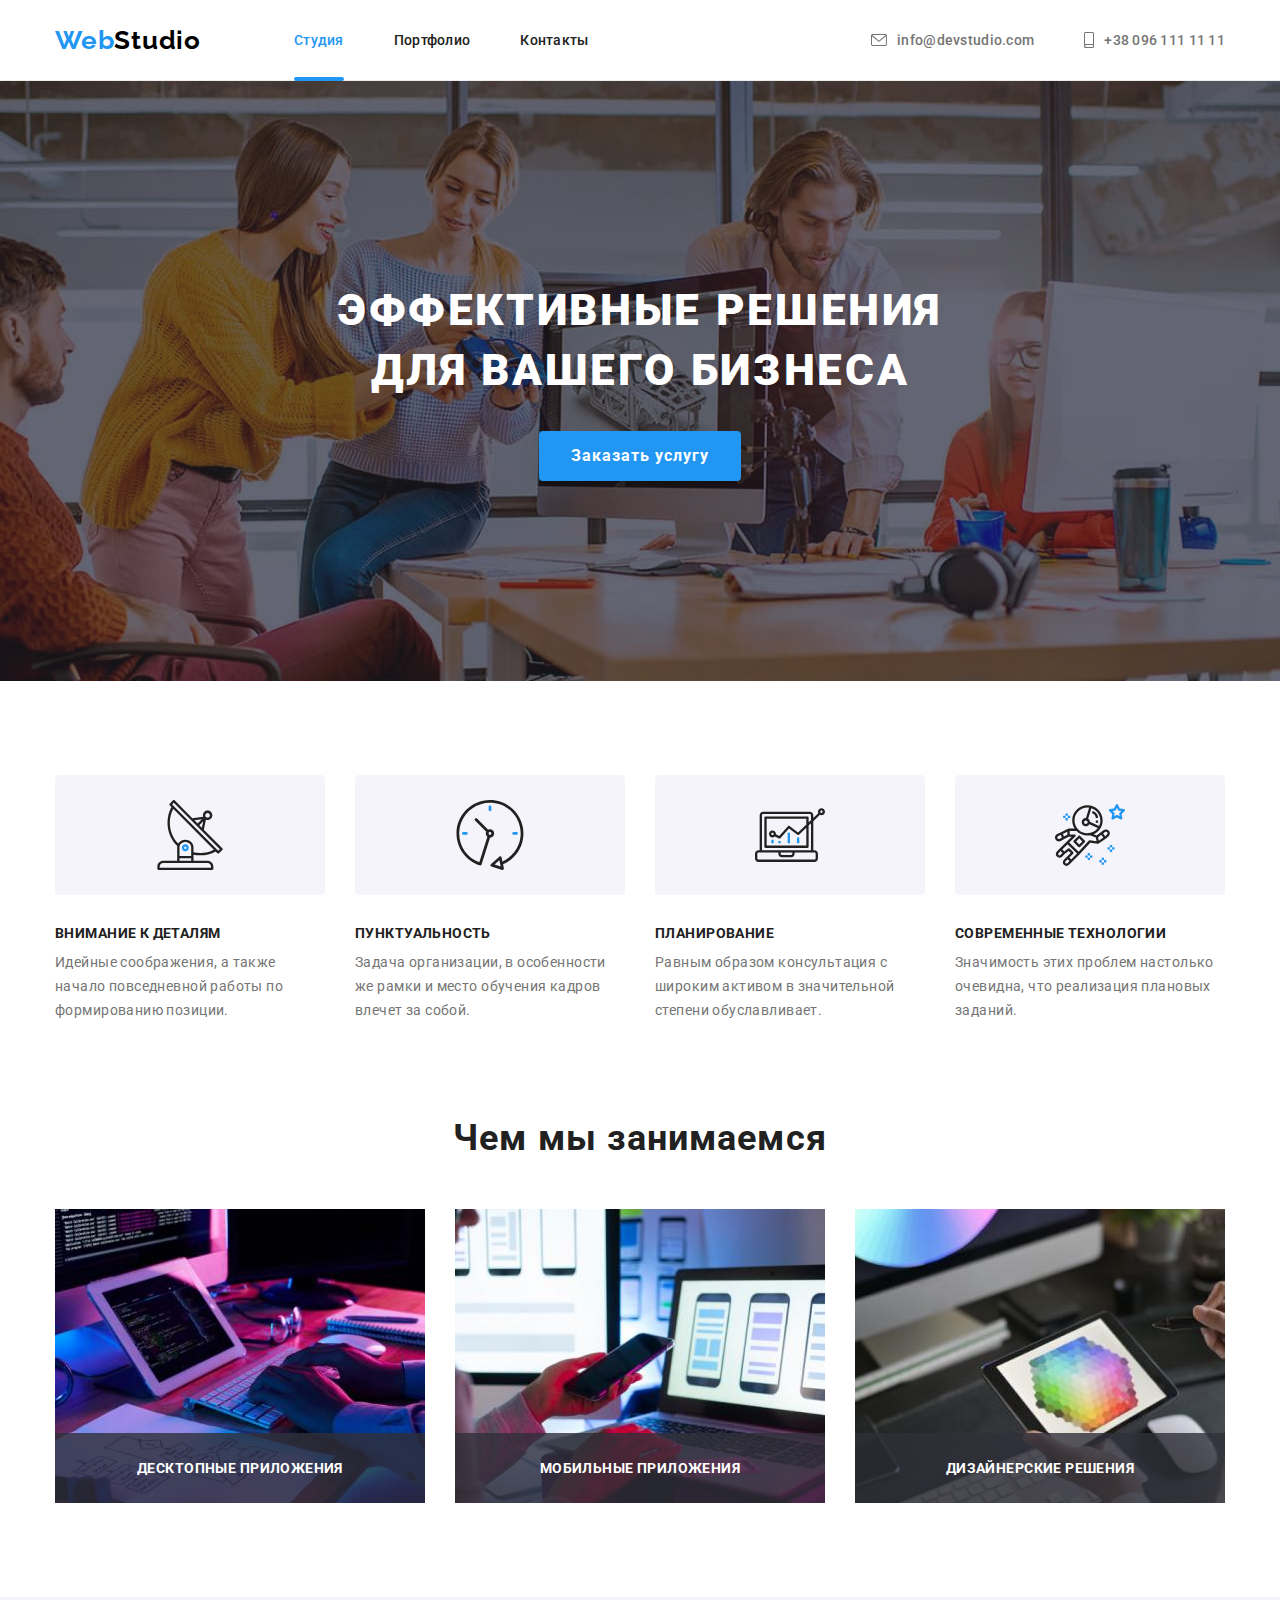
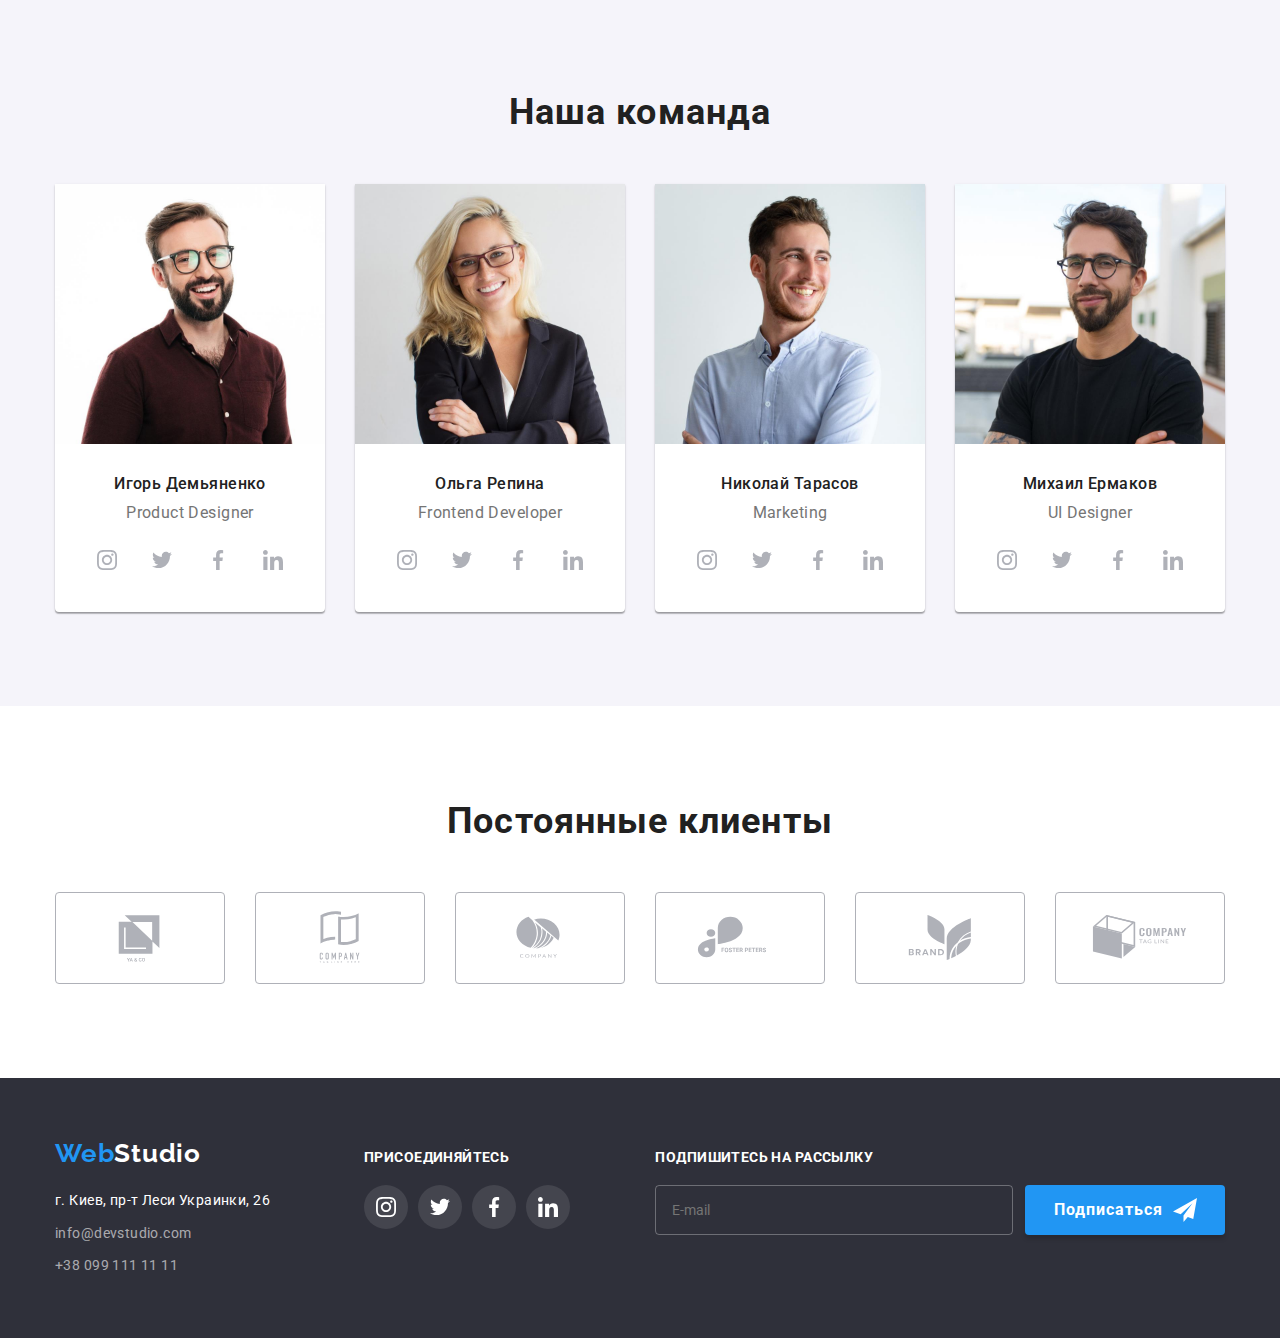
<file: index.html>
<!DOCTYPE html>
<html lang="ru">
    <head>
    <meta charset="UTF-8">
    <meta http-equiv="X-UA-Compatible" content="IE=edge">
    <meta name="viewport" content="width=device-width, initial-scale=1.0">
    <title>Document</title>
    <link rel="shortcut icon" href="favicon.ico" type="image/x-icon">
    <link rel="preconnect" href="https://fonts.gstatic.com">
    <link href="https://fonts.googleapis.com/css2?family=Raleway:wght@700&family=Roboto:wght@400;500;700;900&display=swap"
        rel="stylesheet">
    <link rel="stylesheet" href="https://cdnjs.cloudflare.com/ajax/libs/modern-normalize/1.0.0/modern-normalize.min.css">
    <link rel="stylesheet" href="./css/styles.css">
    </head>
    <body> 
        <!-- HEADER -->
        <header class="header">
            <div class="container main-nav">
                <a lang="en" href="./index.html" class="logo">Web<span class="logo-part-header">Studio</span></a>
                <nav class="nav-part">
                    <ul class="site-nav list">
                        <li class="item"><a href="./index.html" class="link current">Студия</a></li>
                        <li class="item"><a href="./portfolio.html" class="link">Портфолио</a></li>
                        <li class="item"><a href="" class="link">Контакты</a></li>                                             
                    </ul>
                </nav>
                <ul class="contacts list">
                    <li class="item"><a href="mailto:info@devstudio.com" class="header-contact link"><svg class="nav-icon envelope-icon" width="16" height="12">
                        <use href="./images/icons.svg#icon-envelope"></use>
                    </svg>info@devstudio.com</a></li>
                    <li class="item"><a href="tel:+380961111111" class="header-contact link"><svg class="nav-icon smartphone-icon" width="10" height="16">
                        <use href="./images/icons.svg#icon-smartphone"></use>
                    </svg>+38 096 111 11 11</a></li>
                </ul>
            </div>
        </header>
        <!-- ‡ HEADER -->
    <main>
        <!-- HERO -->
        <section class="hero">
            <div class="container">
                <h1 class="hero-title">Эффективные решения для вашего бизнеса</h1>
                <button type="button" class="button-hero" data-modal-open>Заказать услугу</button>
            </div>
            <div class="backdrop is-hidden" data-modal>
                <div class="modal">
                    <button class="hero-modal-close" data-modal-close>
                        <svg class="close-icon" width="11" height="11">
                            <use href="./images/icons.svg#icon-close"></use>
                        </svg></button>
                        <form class="form call-back" name="call-back" autocomplete="on">
                            <div role="group">
                                    <b class="form-title">Оставьте свои данные, мы вам перезвоним</b>
                                    <div class="form-field">
                                        <label for="name" class="form-label">Имя</label>
                                        <input class="form-input" type="text" name="name" id="name" required>
                                        <svg class="form-field-icon" width="18" height="18">
                                            <use href="./images/icons.svg#icon-person-black" ></use>
                                        </svg>
                                    </div>
                                    <div class="form-field">
                                        <label for="phone" class="form-label">Телефон</label>
                                        <input class="form-input" type="tel" name="phone" id="phone" required>
                                        <svg class="form-field-icon" width="18" height="18">
                                            <use href="./images/icons.svg#icon-phone-black"></use>
                                        </svg>
                                    </div>
                                    <div class="form-field">
                                        <label for="mail" class="form-label">Почта</label>
                                        <input class="form-input" type="email" name="mail" id="mail" required>
                                        <svg class="form-field-icon" width="18" height="18">
                                            <use href="./images/icons.svg#icon-email-black"></use>
                                        </svg>
                                    </div>
                                    <div class="form-field">
                                        <label for="comment" class="form-label">Комментарий</label>
                                        <textarea class="textarea" name="comment" placeholder="Введите текст" id="comment"></textarea>
                                    </div>
                                    <label class="form-checkbox">
                                        <input type="checkbox" class="checkbox" name="conditions" value="conditions" required>
                                            <svg class="form-checkbox-icon" width="18" height="18">
                                                <use href="./images/icons.svg#icon-check"></use>
                                            </svg>
                                        Соглашаюсь с рассылкой и принимаю&#160;
                                        <a class="form-link" href="#">Условия договора</a> 
                                    </label>
                                    <button class="send-button" type="submit">Отправить</button>
                            </div>
                        </form>
                </div>
            </div>
        </section>
        <!-- ‡ HERO -->
        <!-- FEATURES -->
        <section class="section">
           <div class="container">
                <h2 class="section-title visually-hidden">Особенности</h2>
                <ul class="feature list">
                    <li class="item">
                        <div class="feature-icon">
                            <svg class="icon" width="70" height="70">
                                <use href="./images/icons.svg#icon-antenna"></use>
                            </svg>
                        </div>
                        <h3 class="title">Внимание к деталям</h3>
                        <p class="description">Идейные соображения, а также начало повседневной работы по формированию позиции.</p>
                    </li>
                    <li class="item">
                        <div class="feature-icon">
                            <svg class="icon" width="70" height="70">
                                <use href="./images/icons.svg#icon-clock"></use>
                            </svg>
                        </div>
                        <h3 class="title">Пунктуальность</h3>
                        <p class="description">Задача организации, в особенности же рамки и место обучения кадров влечет за собой.</p>
                    </li>
                    <li class="item">
                        <div class="feature-icon">
                            <svg class="icon" width="70" height="70">
                                <use href="./images/icons.svg#icon-diagram"></use>
                            </svg>
                        </div>
                        <h3 class="title">Планирование</h3>
                        <p class="description">Равным образом консультация с широким активом в значительной степени обуславливает.</p>
                    </li>
                    <li class="item">
                        <div class="feature-icon">
                            <svg class="icon" width="70" height="70">
                                <use href="./images/icons.svg#icon-astronaut"></use>
                            </svg>
                        </div>
                        <h3 class="title">Современные технологии</h3>
                        <p class="description">Значимость этих проблем настолько очевидна, что реализация плановых заданий.</p>
                    </li>
                </ul>
           </div>
        </section>
        <!-- ‡ FEATURES -->
        <!-- EXAMPLE OF WORK -->
        <section class="section examples">
           <div class="container">
                <h2 class="section-title">Чем мы занимаемся</h2>
                <ul class="example list">
                    <li class="item"><img src="./images/box-1.jpg" alt="coding" width="370" height="294">
                    <p class="example-description">Десктопные приложения</p></li>
                    <li class="item"><img src="./images/box-2.jpg" alt="mobile optimization" width="370" height="294">
                    <p class="example-description">Мобильные приложения</p></li>
                    <li class="item"><img src="./images/box-3.jpg" alt="design" width="370" height="294">
                    <p class="example-description">Дизайнерские решения</p></li>
                </ul>
           </div>
        </section>
        <!-- ‡ EXAMPLE OF WORK -->
        <!-- TEAM -->
        <section class="section team">
            <div class="container">
                <h2 class="section-title">Наша команда</h2>
                <ul class="our-team list">
                    <li class="item">
                        <img class="img" src="./images/img-team-member-1.jpg" alt="brown-haired man with glasses" width="270" height="260">
                        <div class="team-info">
                            <h3 class="title">Игорь Демьяненко</h3>
                            <p lang="en" class="profession">Product Designer</p>
                            <ul class="team-social-links list">
                                <li class="social-link">
                                    <a class="icon-team-item link" href="">
                                        <svg class="social-icon" width="20" height="20">
                                            <use href="./images/icons.svg#icon-instagram"></use>
                                        </svg>
                                    </a>
                                </li>
                                <li class="social-link">
                                    <a class="icon-team-item link" href="">
                                        <svg class="social-icon" width="20" height="20">
                                            <use href="./images/icons.svg#icon-twitter"></use>
                                        </svg>
                                    </a>
                                </li>
                                <li class="social-link">
                                    <a class="icon-team-item link" href="">
                                        <svg class="social-icon" width="20" height="20">
                                            <use href="./images/icons.svg#icon-facebook"></use>
                                        </svg>
                                    </a>
                                </li>
                                <li class="social-link">
                                    <a class="icon-team-item link" href="">
                                        <svg class="social-icon" width="20" height="20">
                                            <use href="./images/icons.svg#icon-linkedin"></use>
                                        </svg>
                                    </a>
                                </li>
                            </ul>
                        </div>
                    </li>
                    <li class="item">
                        <img class="img" src="./images/img-team-member-2.jpg" alt="blonde woman with glasses" width="270" height="260">
                        <div class="team-info">
                            <h3 class="title">Ольга Репина</h3>
                            <p lang="en" class="profession">Frontend Developer</p>
                            <ul class="team-social-links list">
                                <li class="social-link">
                                    <a class="icon-team-item link" href="">
                                        <svg class="social-icon" width="20" height="20">
                                            <use href="./images/icons.svg#icon-instagram"></use>
                                        </svg>
                                    </a>
                                </li>
                                <li class="social-link">
                                    <a class="icon-team-item link" href="">
                                        <svg class="social-icon" width="20" height="20">
                                            <use href="./images/icons.svg#icon-twitter"></use>
                                        </svg>
                                    </a>
                                </li>
                                <li class="social-link">
                                    <a class="icon-team-item link" href="">
                                        <svg class="social-icon" width="20" height="20">
                                            <use href="./images/icons.svg#icon-facebook"></use>
                                        </svg>
                                    </a>
                                </li>
                                <li class="social-link">
                                    <a class="icon-team-item link" href="">
                                        <svg class="social-icon" width="20" height="20">
                                            <use href="./images/icons.svg#icon-linkedin"></use>
                                        </svg>
                                    </a>
                                </li>
                            </ul>
                        </div>
                    </li>
                    <li class="item">
                        <img class="img" src="./images/img-team-member-3.jpg" alt="brunette man" width="270" height="260">
                       <div class="team-info">
                            <h3 class="title">Николай Тарасов</h3>
                            <p lang="en" class="profession">Marketing</p>
                            <ul class="team-social-links list">
                                <li class="social-link">
                                    <a class="icon-team-item link" href="">
                                        <svg class="social-icon" width="20" height="20">
                                            <use href="./images/icons.svg#icon-instagram"></use>
                                        </svg>
                                    </a>
                                </li>
                                <li class="social-link">
                                    <a class="icon-team-item link" href="">
                                        <svg class="social-icon" width="20" height="20">
                                            <use href="./images/icons.svg#icon-twitter"></use>
                                        </svg>
                                    </a>
                                </li>
                                <li class="social-link">
                                    <a class="icon-team-item link" href="">
                                        <svg class="social-icon" width="20" height="20">
                                            <use href="./images/icons.svg#icon-facebook"></use>
                                        </svg>
                                    </a>
                                </li>
                                <li class="social-link">
                                    <a class="icon-team-item link" href="">
                                        <svg class="social-icon" width="20" height="20">
                                            <use href="./images/icons.svg#icon-linkedin"></use>
                                        </svg>
                                    </a>
                                </li>
                            </ul>
                       </div>
                    </li>
                    <li class="item">
                        <img class="img" src="./images/img-team-member-4.jpg" alt="brunette man with glasses" width="270" height="260">
                        <div class="team-info">
                            <h3 class="title">Михаил Ермаков</h3>
                            <p lang="en" class="profession">UI Designer</p>
                            <ul class="team-social-links list">
                                <li class="social-link">
                                    <a class="icon-team-item link" href="">
                                        <svg class="social-icon" width="20" height="20">
                                            <use href="./images/icons.svg#icon-instagram"></use>
                                        </svg>
                                    </a>
                                </li>
                                <li class="social-link">
                                    <a class="icon-team-item link" href="">
                                        <svg class="social-icon" width="20" height="20">
                                            <use href="./images/icons.svg#icon-twitter"></use>
                                        </svg>
                                    </a>
                                </li>
                                <li class="social-link">
                                    <a class="icon-team-item link" href="">
                                        <svg class="social-icon" width="20" height="20">
                                            <use href="./images/icons.svg#icon-facebook"></use>
                                        </svg>
                                    </a>
                                </li>
                                <li class="social-link">
                                    <a class="icon-team-item link" href="">
                                        <svg class="social-icon" width="20" height="20">
                                            <use href="./images/icons.svg#icon-linkedin"></use>
                                        </svg>
                                    </a>
                                </li>
                            </ul>
                        </div>
                    </li>
                </ul>
            </div>
        </section>
        <!-- ‡ TEAM -->
        <!-- REGULAR CLIENTS -->
        <section class="section">
            <div class="container">
                <h2 class="section-title">Постоянные клиенты</h2>
                <ul class="client-list list">
                    <li class="client-item">
                        <a class="client-link" href="">
                            <svg class="client-icon" width="106" height="60">
                                <use href="./images/icons.svg#icon-client1"></use>
                            </svg>
                        </a>
                    </li>
                    <li class="client-item">
                        <a class="client-link" href="">
                            <svg class="client-icon" width="106" height="60">
                                <use href="./images/icons.svg#icon-client2"></use>
                            </svg>
                        </a>
                    </li>
                    <li class="client-item">
                        <a class="client-link" href="">
                            <svg class="client-icon" width="106" height="60">
                                <use href="./images/icons.svg#icon-client3"></use>
                            </svg>
                        </a>
                    </li>
                    <li class="client-item">
                        <a class="client-link" href="">
                            <svg class="client-icon" width="106" height="60">
                                <use href="./images/icons.svg#icon-client4"></use>
                            </svg>
                        </a>
                    </li>
                    <li class="client-item">
                        <a class="client-link" href="">
                            <svg class="client-icon" width="106" height="60">
                                <use href="./images/icons.svg#icon-client5"></use>
                            </svg>
                        </a>
                    </li>
                    <li class="client-item">
                        <a class="client-link" href="">
                            <svg class="client-icon" width="106" height="60">
                                <use href="./images/icons.svg#icon-client6"></use>
                            </svg>
                        </a>
                    </li>
                </ul>
            </div>
        </section>
        <!-- ‡ REGULAR CLIENTS -->
    </main>
        <!-- FOOTER -->
        <footer class="footer">
           <div class="container footer-elements">
                <div class="footer-contact">
                    <a lang="en" href="./index.html" class="logo">Web<span class="logo-part-footer">Studio</span></a>
                    <address class="address">г. Киев, пр-т Леси Украинки, 26</address>
                    <ul class="contacts lower list">
                        <li class="item"><a href="mailto:info@devstudio.com" class="link-footer">info@devstudio.com</a></li>
                        <li class="item"><a href="tel:+380991111111" class="link-footer">+38 099 111 11 11</a></li>
                    </ul>
                </div>
                <div class="footer-social-contact">
                    <b class="welcome-text">присоединяйтесь</b>
                    <ul class="icon-footer-list list">
                        <li class="icon-footer-item">
                            <a class="icon-footer-link link" href="">
                                <svg class="social-footer-icon" width="20" height="20">
                                    <use href="./images/icons.svg#icon-instagram"></use>
                                </svg>
                            </a>
                        </li>
                        <li class="icon-footer-item">
                            <a class="icon-footer-link link" href="">
                                <svg class="social-footer-icon" width="20" height="20">
                                    <use href="./images/icons.svg#icon-twitter"></use>
                                </svg>
                            </a>
                        </li>
                        <li class="icon-footer-item">
                            <a class="icon-footer-link link" href="">
                                <svg class="social-footer-icon" width="20" height="20">
                                    <use href="./images/icons.svg#icon-facebook"></use>
                                </svg>
                            </a>
                        </li>
                        <li class="icon-footer-item">
                            <a class="icon-footer-link link" href="">
                                <svg class="social-footer-icon" width="20" height="20">
                                    <use href="./images/icons.svg#icon-linkedin"></use>
                                </svg>
                            </a>
                        </li>
                    </ul>
                </div>
                <div class="footer-form">
                    <b class="welcome-text">Подпишитесь на рассылку</b>
                    <form name="subscribe">
                        <div class="form-data">
                            <input type="email" name="email" placeholder="E-mail" required class="subscribe-field">
                            <button class="subscribe-button" type="submit">Подписаться
                                <svg class="subscribe-icon" width="24" height="24">
                                    <use href="./images/icons.svg#icon-send"></use>
                                </svg>
                            </button>
                        </div>                        
                    </form>
                </div>
           </div>
        </footer>
        <script src="./js/modal.js"></script>
        <!-- ‡ FOOTER -->
    </body>
</html>
</file>
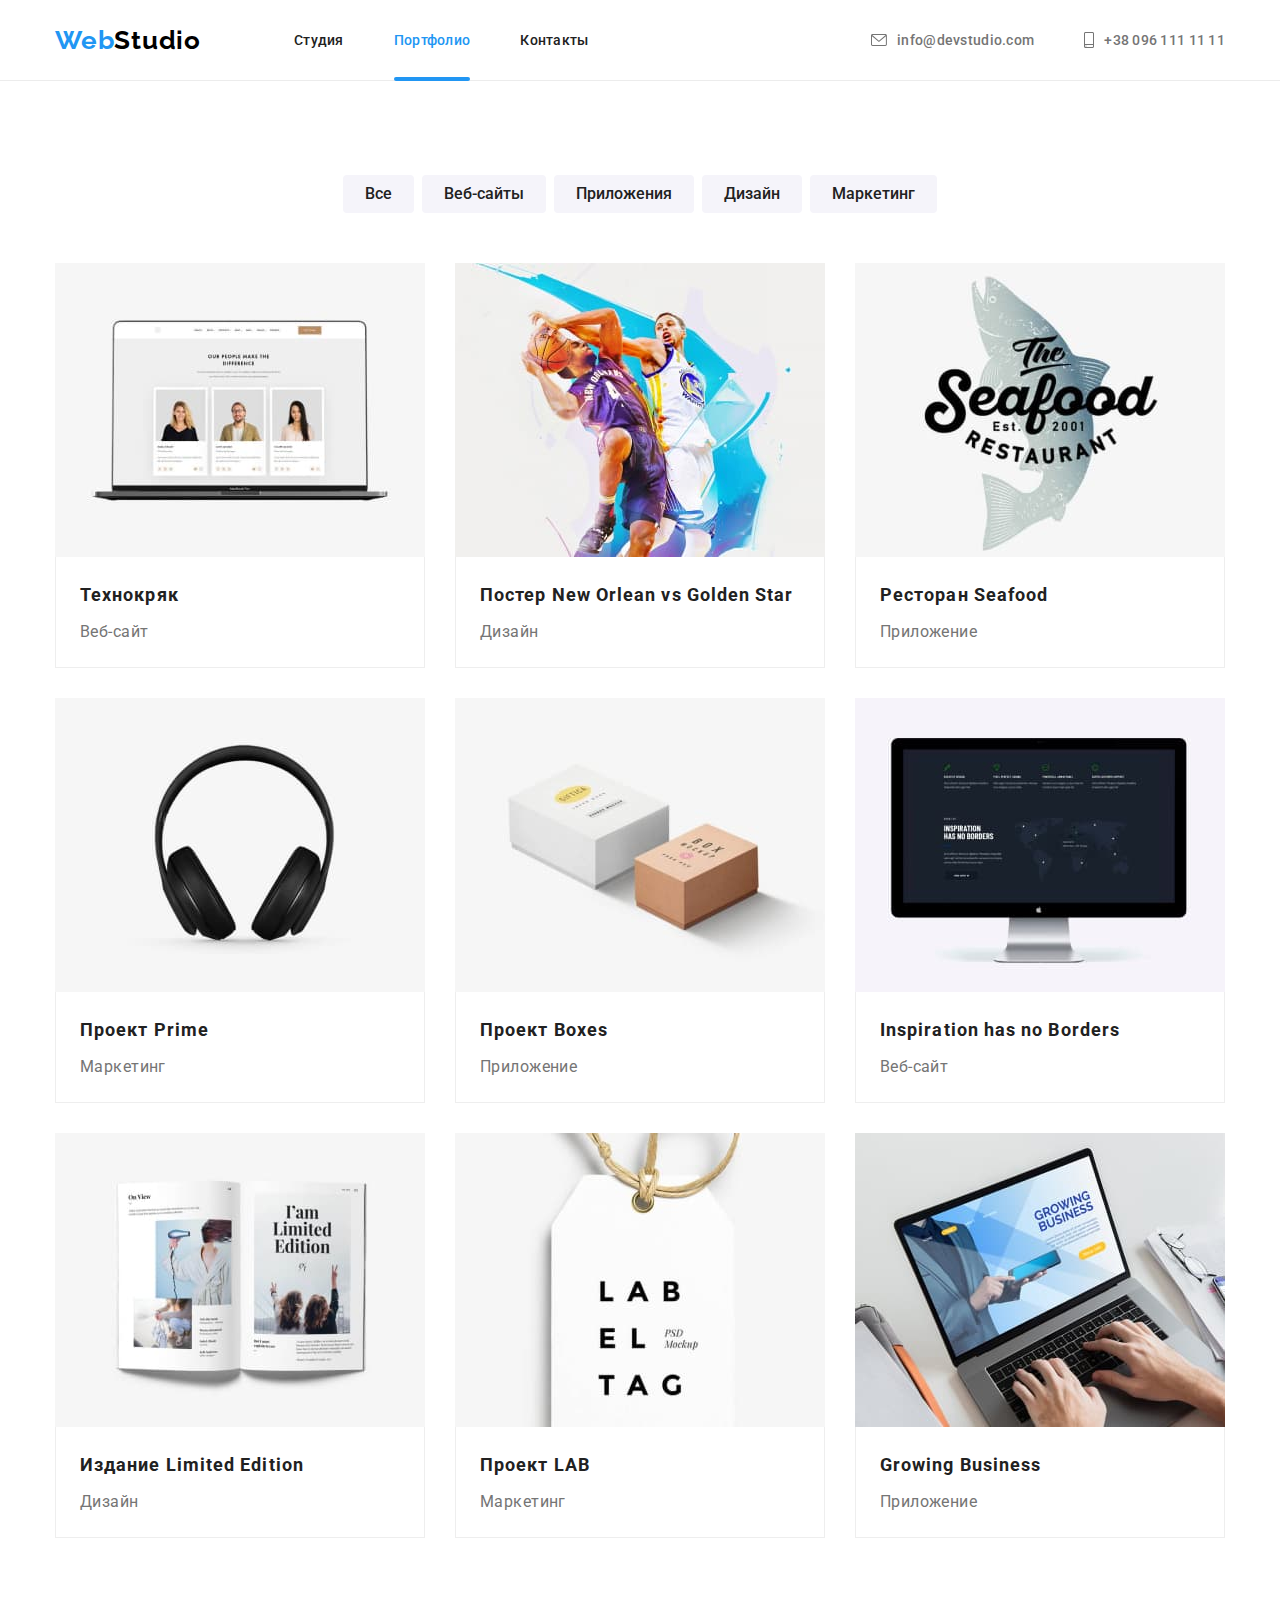
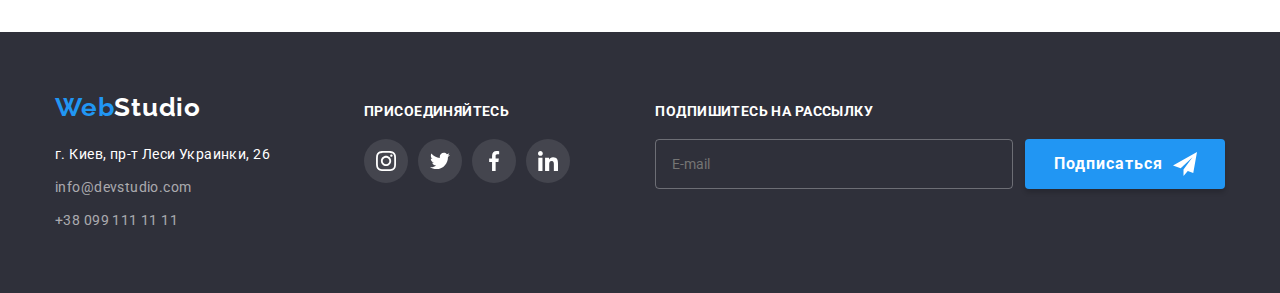
<file: portfolio.html>
<!DOCTYPE html>
<html lang="ru">

<head>
    <meta charset="UTF-8">
    <meta http-equiv="X-UA-Compatible" content="IE=edge">
    <meta name="viewport" content="width=device-width, initial-scale=1.0">
    <title>Document</title>
    <link rel="shortcut icon" href="favicon.ico" type="image/x-icon">
    <link rel="preconnect" href="https://fonts.gstatic.com">
    <link href="https://fonts.googleapis.com/css2?family=Raleway:wght@700&family=Roboto:wght@400;500;700;900&display=swap"
        rel="stylesheet">
    <link rel="stylesheet" href="https://cdnjs.cloudflare.com/ajax/libs/modern-normalize/1.0.0/modern-normalize.min.css">
    <link rel="stylesheet" href="./css/styles.css">
    </head>
    <body class="page">
        <!-- Site header -->
        <header class="header">
            <div class="container main-nav">
                <a lang="en" href="./index.html" class="logo">Web<span class="logo-part-header">Studio</span></a>
                <nav class="nav-part">
                    <ul class="site-nav list">
                        <li class="item"><a href="./index.html" class="link">Студия</a></li>
                        <li class="item"><a href="./portfolio.html" class="link current">Портфолио</a></li>
                        <li class="item"><a href="" class="link">Контакты</a></li>
                    </ul>
                </nav>
                <ul class="contacts list">
                    <li class="item"><a href="mailto:info@devstudio.com" class="header-contact link"><svg
                                class="nav-icon envelope-icon" width="16" height="12">
                                <use href="./images/icons.svg#icon-envelope"></use>
                            </svg>info@devstudio.com</a></li>
                    <li class="item"><a href="tel:+380961111111" class="header-contact link"><svg
                                class="nav-icon smartphone-icon" width="10" height="16">
                                <use href="./images/icons.svg#icon-smartphone"></use>
                            </svg>+38 096 111 11 11</a></li>
                </ul>
            </div>
        </header>
        <main>
            <section class="section">
                <div class="container">
                    <h1 class="section-title visually-hidden">Портфоліо</h1>
                    <ul class="buttons list">
                        <li class="item"><button type="button" class="button">Все</button></li>
                        <li class="item"><button type="button" class="button">Веб-сайты</button></li>
                        <li class="item"><button type="button" class="button">Приложения</button></li>
                        <li class="item"><button type="button" class="button">Дизайн</button></li>
                        <li class="item"><button type="button" class="button">Маркетинг</button></li>
                    </ul>
                    <ul class="portfolio list">
                        <li class="item">
                            <a href="" class="link">
                                <div class="portfolio-card">
                                    <img src="./images/work-1.jpg" alt="laptop with three photos on the screen" width="370" height="294">
                                    <p class="portfolio-about">Lorem ipsum dolor sit amet consectetur adipisicing elit. Inventore fugiat nisi ipsam! Rerum amet expedita ab voluptas, deleniti rem sed dolore voluptatibus facilis doloremque similique ipsam architecto sint atque mollitia!
                                    Impedit dicta, ullam alias et optio maiores soluta dolorum! Ex consectetur rerum accusantium sapiente, sint, labore ratione doloribus rem quasi hic harum voluptates fuga odio eveniet? Qui saepe officia tempora.
                                    </p>
                                </div>
                                <div class="description">
                                    <h2 class="title">Технокряк</h2>
                                    <p class="work-type">Веб-сайт</p>
                                </div>
                            </a>
                        </li>
                        <li class="item">
                            <a href="" class="link">
                                <div class="portfolio-card">
                                    <img src="./images/work-2.jpg" alt="two basketball players" width="370" height="294">
                                    <p class="portfolio-about">Lorem ipsum dolor sit amet consectetur adipisicing elit. Inventore fugiat nisi ipsam! Rerum amet expedita ab voluptas, deleniti rem sed dolore voluptatibus facilis doloremque similique ipsam architecto sint atque mollitia!
                                    Impedit dicta, ullam alias et optio maiores soluta dolorum! Ex consectetur rerum accusantium sapiente, sint, labore ratione doloribus rem quasi hic harum voluptates fuga odio eveniet? Qui saepe officia tempora.
                                    </p>
                                </div>
                                <div class="description">
                                    <h2 class="title">Постер <span lang="en">New Orlean vs Golden Star</span></h2>
                                    <p class="work-type">Дизайн</p>
                                </div>
                            </a>
                        </li>
                        <li class="item">
                            <a href="" class="link">
                                <div class="portfolio-card">
                                    <img src="./images/work-3.jpg" alt="fish with the inscription seafood restaurant" width="370" height="294">
                                    <p class="portfolio-about">Lorem ipsum dolor sit amet consectetur adipisicing elit. Inventore fugiat nisi ipsam! Rerum amet expedita ab voluptas, deleniti rem sed dolore voluptatibus facilis doloremque similique ipsam architecto sint atque mollitia!
                                    Impedit dicta, ullam alias et optio maiores soluta dolorum! Ex consectetur rerum accusantium sapiente, sint, labore ratione doloribus rem quasi hic harum voluptates fuga odio eveniet? Qui saepe officia tempora.
                                    </p>
                                </div>
                                <div class="description">
                                    <h2 class="title">Ресторан <span lang="en">Seafood</span></h2>
                                    <p class="work-type">Приложение</p>
                                </div>
                            </a>
                        </li>
                        <li class="item">
                            <a href="" class="link">
                                <div class="portfolio-card">
                                    <img src="./images/work-4.jpg" alt="black big headphones" width="370" height="294">
                                    <p class="portfolio-about">Lorem ipsum dolor sit amet consectetur adipisicing elit. Inventore fugiat nisi ipsam! Rerum amet expedita ab voluptas, deleniti rem sed dolore voluptatibus facilis doloremque similique ipsam architecto sint atque mollitia!
                                    Impedit dicta, ullam alias et optio maiores soluta dolorum! Ex consectetur rerum accusantium sapiente, sint, labore ratione doloribus rem quasi hic harum voluptates fuga odio eveniet? Qui saepe officia tempora.
                                    </p>
                                </div>
                                <div class="description">
                                    <h2 class="title">Проект <span lang="en">Prime</span></h2>
                                    <p class="work-type">Маркетинг</p>
                                </div>
                            </a>
                        </li>
                        <li class="item">
                            <a href="" class="link">
                                <div class="portfolio-card">
                                    <img src="./images/work-5.jpg" alt="two boxes, one white and one orange" width="370" height="294">
                                    <p class="portfolio-about">Lorem ipsum dolor sit amet consectetur adipisicing elit. Inventore fugiat nisi ipsam! Rerum amet expedita ab voluptas, deleniti rem sed dolore voluptatibus facilis doloremque similique ipsam architecto sint atque mollitia!
                                    Impedit dicta, ullam alias et optio maiores soluta dolorum! Ex consectetur rerum accusantium sapiente, sint, labore ratione doloribus rem quasi hic harum voluptates fuga odio eveniet? Qui saepe officia tempora.
                                    </p>
                                </div>
                                <div class="description">
                                    <h2 class="title">Проект <span lang="en">Boxes</span></h2>
                                    <p class="work-type">Приложение</p>
                                </div>
                            </a>
                        </li>
                        <li class="item">
                            <a href="" class="link">
                                <div class="portfolio-card">
                                    <img src="./images/work-6.jpg" alt="monoblock apple with a dark image on the screen" width="370" height="294">
                                    <p class="portfolio-about">Lorem ipsum dolor sit amet consectetur adipisicing elit. Inventore fugiat nisi ipsam! Rerum amet expedita ab voluptas, deleniti rem sed dolore voluptatibus facilis doloremque similique ipsam architecto sint atque mollitia!
                                    Impedit dicta, ullam alias et optio maiores soluta dolorum! Ex consectetur rerum accusantium sapiente, sint, labore ratione doloribus rem quasi hic harum voluptates fuga odio eveniet? Qui saepe officia tempora.
                                    </p>
                                </div>
                                <div class="description">
                                    <h2 lang="en" class="title">Inspiration has no Borders</h2>
                                    <p class="work-type">Веб-сайт</p>
                                </div>
                            </a>
                        </li>
                        <li class="item">
                            <a href="" class="link">
                                <div class="portfolio-card">
                                    <img src="./images/work-7.jpg" alt="open booklet with the inscription I'm Limited Edition" width="370" height="294">
                                    <p class="portfolio-about">Lorem ipsum dolor sit amet consectetur adipisicing elit. Inventore fugiat nisi ipsam! Rerum amet expedita ab voluptas, deleniti rem sed dolore voluptatibus facilis doloremque similique ipsam architecto sint atque mollitia!
                                    Impedit dicta, ullam alias et optio maiores soluta dolorum! Ex consectetur rerum accusantium sapiente, sint, labore ratione doloribus rem quasi hic harum voluptates fuga odio eveniet? Qui saepe officia tempora.
                                    </p>
                                </div>
                                <div class="description">
                                    <h2 class="title">Издание <span lang="en">Limited Edition</span></h2>
                                    <p class="work-type">Дизайн</p>
                                </div>
                            </a>
                        </li>
                        <li class="item">
                            <a href="" class="link">
                                <div class="portfolio-card">
                                    <img src="./images/work-8.jpg" alt="white tag with the inscription Lab El Tag" width="370" height="294">
                                    <p class="portfolio-about">Lorem ipsum dolor sit amet consectetur adipisicing elit. Inventore fugiat nisi ipsam! Rerum amet expedita ab voluptas, deleniti rem sed dolore voluptatibus facilis doloremque similique ipsam architecto sint atque mollitia!
                                    Impedit dicta, ullam alias et optio maiores soluta dolorum! Ex consectetur rerum accusantium sapiente, sint, labore ratione doloribus rem quasi hic harum voluptates fuga odio eveniet? Qui saepe officia tempora.
                                    </p>
                                </div>
                                <div class="description">
                                    <h2 class="title">Проект <span lang="en">LAB</span></h2>
                                    <p class="work-type">Маркетинг</p>
                                </div>
                            </a>
                        </li>
                        <li class="item">
                            <a href="" class="link">
                                <div class="portfolio-card">
                                    <img src="./images/work-9.jpg" alt="hands on a gray color laptop" width="370" height="294">
                                    <p class="portfolio-about">Lorem ipsum dolor sit amet consectetur adipisicing elit. Inventore fugiat nisi ipsam! Rerum amet expedita ab voluptas, deleniti rem sed dolore voluptatibus facilis doloremque similique ipsam architecto sint atque mollitia!
                                    Impedit dicta, ullam alias et optio maiores soluta dolorum! Ex consectetur rerum accusantium sapiente, sint, labore ratione doloribus rem quasi hic harum voluptates fuga odio eveniet? Qui saepe officia tempora.
                                    </p>
                                </div>
                                <div class="description">
                                    <h2 lang="en" class="title">Growing Business</h2>
                                    <p class="work-type">Приложение</p>
                                </div>
                            </a>
                        </li>
                    </ul>
                </div>
            </section>
        </main>
        <!-- Footer -->
        <footer class="footer">
            <div class="container footer-elements">
                <div class="footer-contact">
                    <a lang="en" href="./index.html" class="logo">Web<span class="logo-part-footer">Studio</span></a>
                    <address class="address">г. Киев, пр-т Леси Украинки, 26</address>
                    <ul class="contacts lower list">
                        <li class="item"><a href="mailto:info@devstudio.com" class="link-footer">info@devstudio.com</a></li>
                        <li class="item"><a href="tel:+380991111111" class="link-footer">+38 099 111 11 11</a></li>
                    </ul>
                </div>
                <div class="footer-social-contact">
                    <b class="welcome-text">присоединяйтесь</b>
                    <ul class="icon-footer-list list">
                        <li class="icon-footer-item">
                            <a class="icon-footer-link link" href="">
                                <svg class="social-footer-icon" width="20" height="20">
                                    <use href="./images/icons.svg#icon-instagram"></use>
                                </svg>
                            </a>
                        </li>
                        <li class="icon-footer-item">
                            <a class="icon-footer-link link" href="">
                                <svg class="social-footer-icon" width="20" height="20">
                                    <use href="./images/icons.svg#icon-twitter"></use>
                                </svg>
                            </a>
                        </li>
                        <li class="icon-footer-item">
                            <a class="icon-footer-link link" href="">
                                <svg class="social-footer-icon" width="20" height="20">
                                    <use href="./images/icons.svg#icon-facebook"></use>
                                </svg>
                            </a>
                        </li>
                        <li class="icon-footer-item">
                            <a class="icon-footer-link link" href="">
                                <svg class="social-footer-icon" width="20" height="20">
                                    <use href="./images/icons.svg#icon-linkedin"></use>
                                </svg>
                            </a>
                        </li>
                    </ul>
                </div>
                <div class="footer-form">
                    <b class="welcome-text">Подпишитесь на рассылку</b>
                    <form name="subscribe">
                        <div class="form-data">
                            <input type="email" name="email" placeholder="E-mail" required class="subscribe-field">
                            <button class="subscribe-button" type="submit">Подписаться
                                <svg class="subscribe-icon" width="24" height="24">
                                    <use href="./images/icons.svg#icon-send"></use>
                                </svg>
                            </button>
                        </div>
                    </form>
                </div>
            </div>
        </footer>
    </body>
</html>
</file>
<file: css/styles.css>
/* -- VARIABLES -- */
:root {
  --accent-color: #2196f3;
  --card-set-gap: 30px;
  --timing-func: cubic-bezier(0.4, 0, 0.2, 1);
  /* -- VARIABLES  BORDER -- */
  --border-bottom-color: #ececec;
  --icons-border-color: #afb1b8;
  --portfolio-description-border: #eeeeee;
  /* -- ‡ VARIABLES  BORDER -- */
  /* -- VARIABLES  SHADOW -- */
  --shadow-team-card: 0px 1px 3px rgba(0, 0, 0, 0.12),
    0px 1px 1px rgba(0, 0, 0, 0.14), 0px 2px 1px rgba(0, 0, 0, 0.2);
  --shadow-button-accent: 0px 3px 1px rgba(0, 0, 0, 0.1),
    0px 1px 2px rgba(0, 0, 0, 0.08), 0px 2px 2px rgba(0, 0, 0, 0.12);
  --shadow-button: rgba(0, 0, 0, 0.15);
  --shadow-portfolio-item: 0px 1px 1px rgba(0, 0, 0, 0.12),
    0px 4px 4px rgba(0, 0, 0, 0.06), 1px 4px 6px rgba(0, 0, 0, 0.16);
  /* -- ‡ VARIABLES  SHADOW -- */
  /* -- VARIABLES BACKGROUND COLOR -- */
  --primary-background-color: #ffffff;
  --secondary-background-color: #2f303a;
  --third-background-color: #f5f4fa;
  --button-accent-background-color: #188ce8;
  --icons-bacground-footer: rgba(255, 255, 255, 0.1);
  /* -- ‡ VARIABLES BACKGROUND COLOR -- */
  /* -- VARIABLES TEXT COLOR -- */
  --primary-text-color: #757575;
  --title-text-color: #212121;
  --secondary-text-color: #ffffff;
  --contacts-footer-text-color: rgba(255, 255, 255, 0.6);
  --logo-part-header-color: #000000;
  --placeholder-text-color: rgba(117, 117, 117, 0.5);
  /* -- ‡ VARIABLES TEXT COLOR -- */
}
/* -- ‡ VARIABLES -- */
/* -- TEST BORDERS -- */
/* 
h1,
h2,
h3,
p {
  outline: 1px solid yellow;
  background-color: grey;
}
a,
button {
  outline: 1px solid aquamarine;
  background-color: grey;
}
ul {
  outline: 1px solid green;
  background-color: grey;
}
li {
  outline: 1px solid greenyellow;
  background-color: grey;
}
div,
span {
  outline: 1px solid red;
  background-color: grey;
} */
/* -- ‡ TEST BORDERS -- */
/* -- GLOBAL -- */
body {
  background-color: var(--primary-background-color);
  color: var(--primary-text-color);
  font-family: Roboto, sans-serif;
  font-size: 14px;
  line-height: 1.71;
  letter-spacing: 0.03em;
}
h1,
h2,
h3,
h4,
h5,
h6,
p,
button,
ul,
ol,
li {
  margin-top: 0;
  margin-bottom: 0;
}
ul {
  padding-left: 0;
}
a,
b {
  display: block;
}
img {
  display: block;
  max-width: 100%;
  height: auto;
}
svg {
  display: block;
}
.list {
  list-style: none;
}
.link,
.link-footer {
  color: inherit;

  text-decoration: none;
}
.container {
  width: 1200px;
  padding: 0 15px;
  margin: 0 auto;
}
.section {
  padding: 94px 0;
}
.section-title {
  margin-bottom: 50px;

  color: var(--title-text-color);

  font-size: 36px;
  line-height: 1.17;
  letter-spacing: 0.03em;
  text-align: center;
}
.visually-hidden,
.checkbox {
  position: absolute;
  width: 1px;
  height: 1px;
  margin: -1px;
  border: 0;
  padding: 0;

  white-space: nowrap;
  clip-path: inset(100%);
  clip: rect(0 0 0 0);
  overflow: hidden;
}
.icon-team-item,
.icon-footer-link {
  display: flex;
  justify-content: center;
  align-items: center;
  flex-wrap: wrap;
  width: 44px;
  height: 44px;
  border-radius: 50% 50%;
}
/* -- BUTTONS -- */
.button-hero {
  padding: 10px 32px;

  background-color: var(--accent-color);
  color: var(--secondary-text-color);
  border-radius: 4px;
  border: none;

  font-weight: 700;
  font-size: 16px;
  line-height: 1.88;
  letter-spacing: 0.06em;

  box-shadow: 0px 4px 4px var(--shadow-button);
  cursor: pointer;

  transition: background-color 250ms var(--timing-func);
}
.button-hero:hover,
.button-hero:focus {
  background-color: var(--button-accent-background-color);
}
.buttons {
  display: flex;
  justify-content: center;
  flex-wrap: wrap;

  margin-bottom: 50px;
}
.button {
  padding: 6px 22px;

  background-color: var(--third-background-color);
  color: var(--title-text-color);
  border-radius: 4px;
  border: none;

  font-weight: 500;
  font-size: 16px;
  line-height: 1.62;
  cursor: pointer;

  transition: color 250ms var(--timing-func),
    background-color 250ms var(--timing-func),
    box-shadow 250ms var(--timing-func);
}
.button:hover,
.button:focus {
  color: var(--secondary-text-color);
  background-color: var(--accent-color);
  box-shadow: var(--shadow-button-accent);
}
.buttons .item + .item {
  margin-left: 8px;
}
/* -- ‡ BUTTONS -- */
/* -- FORMS -- */
/* -- FORM MODAL -- */
.form {
  margin-left: auto;
  margin-right: auto;
  padding: 40px;
}
.form-title {
  margin-top: 0;
  margin-bottom: 12px;

  color: var(--title-text-color);

  font-weight: 700;
  font-size: 20px;
  line-height: 23px;
  letter-spacing: 0.03em;
}
.form-label {
  margin-bottom: 4px;

  text-align: left;
  font-weight: normal;
  font-size: 12px;
  line-height: 1.167;
  letter-spacing: 0.01em;
}
.form-input {
  margin: 0;
  padding: 11px 12px 11px 42px;
  border: 1px solid rgba(33, 33, 33, 0.2);
  border-radius: 4px;

  transition: border-color 250ms var(--timing-func);
}
.form-input:focus,
.textarea:focus {
  outline: none;
  border-color: var(--accent-color);
}
.form-field-icon {
  position: absolute;
  top: 50%;
  left: 15px;
  display: inline-block;

  fill: var(--title-text-color);

  transition: fill 250ms var(--timing-func);
}
.form-input:focus + .form-field-icon {
  fill: var(--accent-color);
}
.form-field {
  position: relative;

  display: flex;
  flex-direction: column;

  margin-bottom: 10px;
}
.form-field ::placeholder {
  font-weight: 400;
  font-size: 12px;
  line-height: 1.167;
  letter-spacing: 0.01em;

  color: var(--placeholder-text-color);
}
.textarea {
  padding: 12px 16px;
  height: 120px;
  resize: none;
  border: 1px solid rgba(33, 33, 33, 0.2);
  box-sizing: border-box;
  border-radius: 4px;
}
.form-checkbox {
  padding-left: 12px;
  display: flex;
  margin-top: 20px;
  margin-bottom: 30px;
  align-items: center;
}
.form-checkbox-icon {
  width: 16px;
  height: 15px;
  margin-right: 7px;
  border: 2px solid var(--title-text-color);
  border-radius: 2px;

  /* transition: border 250ms var(--timing-func),
    background-color 250ms var(--timing-func); */
}
.form-link {
  display: inline;
  color: var(--accent-color);
}
.checkbox:checked + .form-checkbox-icon {
  border: 1px solid transparent;
  background-color: var(--accent-color);
}
.send-button {
  display: inline-flex;
  align-items: center;
  padding: 10px 55px 10px 56px;

  box-shadow: 0px 4px 4px var(--shadow-button);
  background-color: var(--accent-color);
  color: var(--secondary-text-color);
  border-radius: 4px;
  border: none;

  font-weight: 700;
  font-size: 16px;
  line-height: 1.875;
  letter-spacing: 0.06em;

  cursor: pointer;

  transition: background-color 250ms var(--timing-func);
}
.send-button:hover,
.send-button:focus {
  background-color: var(--button-accent-background-color);
}
/* -- ‡ FORM MODAL -- */
/* -- FORM FOOTER -- */
.form-data {
  display: flex;
  flex-direction: row;
}
.subscribe-field {
  width: 358px;
  margin: 0 12px 0 0;
  padding: 15px 16px;

  background: none;
  border: 1px solid rgba(255, 255, 255, 0.3);
  border-radius: 4px;
}
.subscribe-button {
  display: inline-flex;
  align-items: center;
  padding: 10px 28px 10px 29px;

  box-shadow: 0px 4px 4px var(--shadow-button);
  background-color: var(--accent-color);
  color: var(--secondary-text-color);
  border-radius: 4px;
  border: none;

  font-weight: 700;
  font-size: 16px;
  line-height: 1.875;
  letter-spacing: 0.06em;

  cursor: pointer;

  transition: background-color 250ms var(--timing-func);
}
.subscribe-button:hover,
.subscribe-button:focus {
  background-color: var(--button-accent-background-color);
}
.subscribe-icon {
  fill: currentColor;
  margin-left: 10px;
}
/* -- ‡ FORM FOOTER -- */
/* -- ‡ FORMS -- */
/* -- ‡ GLOBAL -- */

/* -- SITE LOGO -- */
.logo {
  margin-right: 93px;

  color: var(--accent-color);

  font-family: Raleway, sans-serif;
  font-weight: 700;
  font-size: 26px;
  line-height: 1.19;
  letter-spacing: 0.03em;
  text-decoration: none;
}
.logo-part-header {
  color: var(--logo-part-header-color);
}
.logo-part-footer {
  color: var(--secondary-text-color);
}
/* -- ‡ SITE LOGO -- */
/* -- HEADER -- */
.header {
  border-bottom: 1px solid var(--border-bottom-color);
}
/* -- NAVIGATION -- */
.main-nav {
  display: flex;
  align-items: center;
  flex-wrap: wrap;

  line-height: 1.17;
}
.site-nav {
  display: flex;
  align-items: center;
  flex-wrap: wrap;
}
.site-nav .item:not(:last-child),
.contacts .item:not(:last-child) {
  margin-right: 50px;
}
.site-nav .link {
  padding-top: 32px;
  padding-bottom: 32px;

  color: var(--title-text-color);

  font-weight: 500;
  letter-spacing: 0.02em;

  transition: color 250ms var(--timing-func);
}
.site-nav .link:hover,
.site-nav .link:focus {
  color: var(--accent-color);
}
.site-nav .link.current {
  position: relative;

  color: var(--accent-color);
}
.link.current:after {
  content: '';
  position: absolute;
  width: 100%;
  height: 4px;
  left: 0;
  bottom: -1px;

  background: var(--accent-color);
  border-radius: 2px;
}
/* -- ‡ NAVIGATION -- */

/* -- CONTACTS -- */
.main-nav .contacts {
  display: flex;
  align-items: center;
  flex-wrap: wrap;

  margin-left: auto;
}
.header-contact {
  display: flex;
  align-items: center;
  flex-wrap: wrap;
}
.nav-icon {
  margin-right: 10px;

  fill: currentColor;

  transition: fill 250ms var(--timing-func);
}
.nav-icon:hover,
.nav-icon:focus {
  fill: var(--accent-color);
}
.contacts .link {
  padding-top: 32px;
  padding-bottom: 32px;

  font-weight: 500;
  letter-spacing: 0.02em;

  transition: color 250ms var(--timing-func);
}
.contacts .link:hover,
.contacts .link:focus {
  color: var(--accent-color);
}
/* -- ‡ CONTACTS -- */
/* -- ‡ HEADER -- */
/* -- HERO -- */
.hero {
  max-width: 1600px;
  padding-top: 200px;
  padding-bottom: 200px;
  margin-left: auto;
  margin-right: auto;

  background-position: center;
  background-size: cover;
  background-repeat: no-repeat;
  background-color: var(--secondary-background-color);
  background-image: linear-gradient(
      to right,
      rgba(47, 48, 58, 0.4),
      rgba(47, 48, 58, 0.4)
    ),
    url('../images/background.jpg');

  text-align: center;
}
.hero-title {
  width: 696px;
  margin-right: auto;
  margin-bottom: var(--card-set-gap);
  margin-left: auto;

  color: var(--secondary-text-color);

  font-weight: 900;
  font-size: 44px;
  line-height: 1.36;
  letter-spacing: 0.06em;
  text-transform: uppercase;
}
/* -- HERO MODAL WINDOW -- */
.is-hidden {
  visibility: hidden;
  opacity: 0;
  pointer-events: none;
}
.backdrop {
  position: fixed;
  top: 0;
  left: 0;
  width: 100%;
  height: 100%;
  z-index: 100;

  background-color: rgba(0, 0, 0, 0.2);

  transition: opacity 250ms var(--timing-func),
    visibility 250ms var(--timing-func);
}
.modal {
  display: block;
  position: relative;
  width: 528px;
  /* height: 581px; */
  left: 50%;
  top: 50%;
  transform: translate(-50%, -50%);

  background: var(--primary-background-color);
  box-shadow: 0px 1px 3px rgba(0, 0, 0, 0.12), 0px 1px 1px rgba(0, 0, 0, 0.14),
    0px 2px 1px rgba(0, 0, 0, 0.2);
  border-radius: 4px;
}
.hero-modal-close {
  position: absolute;
  top: 8px;
  right: 8px;
  width: var(--card-set-gap);
  height: var(--card-set-gap);

  background: var(--primary-background-color);
  border: 1px solid rgba(0, 0, 0, 0.1);
  border-radius: 50%;

  cursor: pointer;

  transition: fill 250ms var(--timing-func);
}
.hero-modal-close:hover,
.hero-modal-close:hover {
  fill: var(--accent-color);
}
.close-icon {
  position: absolute;
  top: 50%;
  left: 50%;
  transform: translate(-50%, -50%);
}
/* -- ‡ HERO MODAL WINDOW -- */
/* -- ‡ HERO -- */
/* -- FEATURES -- */
.feature.list {
  display: flex;
  flex-wrap: wrap;

  margin-top: calc(-1 * var(--card-set-gap));
  margin-left: calc(-1 * var(--card-set-gap));
}
.feature .item {
  flex-basis: calc(100% / 4 - var(--card-set-gap));

  margin-top: var(--card-set-gap);
  margin-left: var(--card-set-gap);
}
.feature-icon {
  width: 270px;
  padding: 25px 100px;
  margin-bottom: var(--card-set-gap);

  background: var(--third-background-color);
  border-radius: 4px;
}
.feature .title {
  margin-bottom: 10px;

  color: var(--title-text-color);

  font-size: 14px;
  line-height: 1.17;
  text-transform: uppercase;
}
/* -- ‡ FEATURES -- */
/* -- EXAMPLES OF WORKS -- */
.examples {
  padding-top: 0;
  padding-bottom: 0;
}
.example.list {
  display: flex;
  flex-wrap: wrap;

  margin-top: calc(-1 * var(--card-set-gap));
  margin-left: calc(-1 * var(--card-set-gap));
}
.example .item {
  position: relative;
  flex-basis: calc(100% / 3 - var(--card-set-gap));

  margin-top: var(--card-set-gap);
  margin-bottom: 94px;
  margin-left: var(--card-set-gap);
}
.example-description {
  position: absolute;
  bottom: 0;

  width: 100%;

  padding: 27px 82px;
  margin: 0;

  background-color: rgba(47, 48, 58, 0.8);
  color: var(--secondary-text-color);

  font-weight: 700;
  font-size: 14px;
  line-height: 1.15;
  letter-spacing: 0.03em;
  text-align: center;
  text-transform: uppercase;
}
/* -- ‡ EXAMPLES OF WORKS -- */
/* -- TEAM -- */
.team {
  background-color: var(--third-background-color);
}
.our-team {
  display: flex;
  flex-wrap: wrap;

  margin-top: calc(-1 * var(--card-set-gap));
  margin-left: calc(-1 * var(--card-set-gap));
}
.our-team .item {
  flex-basis: calc(100% / 4 - var(--card-set-gap));
  overflow: hidden;

  margin-top: var(--card-set-gap);
  margin-left: var(--card-set-gap);

  background-color: var(--primary-background-color);
  box-shadow: var(--shadow-team-card);
  border-radius: 0px 0px 4px 4px;
}
.team-info {
  padding: var(--card-set-gap);

  text-align: center;
}
.our-team .title {
  margin-top: 0;
  margin-bottom: 10px;

  color: var(--title-text-color);

  font-weight: 500;
  font-size: 16px;
  line-height: 1.19;
  text-align: center;
}
.our-team .profession {
  margin-bottom: 16px;

  font-size: 16px;
  line-height: 1.19;
  text-align: center;
}
.team-social-links {
  display: flex;
  justify-content: space-between;
  flex-wrap: wrap;
}
.icon-team-item {
  background-color: var(--primary-background-color);
  fill: var(--icons-border-color);

  transition: background-color 250ms var(--timing-func),
    fill 250ms var(--timing-func);
}
.icon-team-item:hover,
.icon-team-item:focus {
  background-color: var(--accent-color);
  fill: var(--primary-background-color);
}
/* -- ‡ TEAM -- */
/* -- REGULAR CLIENTS -- */
.client-list {
  display: flex;
  justify-content: center;
  flex-wrap: wrap;

  margin-left: calc(-1 * var(--card-set-gap));
  margin-top: calc(-1 * var(--card-set-gap));
}
.client-item {
  display: flex;
  justify-content: center;
  flex-basis: calc(100% / 6 - var(--card-set-gap));
  height: 92px;

  margin-left: var(--card-set-gap);
  margin-top: var(--card-set-gap);
}
.client-link {
  display: flex;
  justify-content: center;
  align-items: center;
  width: 100%;
  height: 100%;

  fill: var(--icons-border-color);
  border: 1px solid var(--icons-border-color);
  border-radius: 4px;

  transition: border-color 250ms var(--timing-func),
    fill 250ms var(--timing-func);
}
.client-link:hover,
.client-link:focus {
  fill: var(--accent-color);
  border-color: var(--accent-color);
}
/* -- ‡ REGULAR CLIENTS -- */
/* -- PORTFOLIO -- */
.portfolio .title {
  margin-top: 0;
  margin-bottom: 4px;

  color: var(--title-text-color);

  font-size: 18px;
  line-height: 2;
  letter-spacing: 0.06em;
}
.portfolio {
  display: flex;
  flex-wrap: wrap;

  margin-top: calc(-1 * var(--card-set-gap));
  margin-left: calc(-1 * var(--card-set-gap));
}
.portfolio.list .item {
  flex-basis: calc(100% / 3 - var(--card-set-gap));
  overflow: hidden;

  margin-top: var(--card-set-gap);
  margin-left: var(--card-set-gap);

  transition: box-shadow 250ms var(--timing-func);
}
.portfolio .item:hover,
.portfolio .item:focus {
  box-shadow: var(--shadow-portfolio-item);
}
.portfolio-card {
  position: relative;
  overflow: hidden;
}
.portfolio-about {
  position: absolute;
  top: 0;
  left: 0;
  width: 100%;
  height: 100%;
  overflow: auto;
  transform: translatey(100%);

  padding: 63px 24px;

  background-color: rgba(33, 150, 243, 0.9);
  color: var(--secondary-text-color);

  font-size: 18px;
  line-height: 1.56;
  letter-spacing: 0.03em;

  transition: transform 250ms var(--timing-func);
}
.portfolio .link:hover .portfolio-about,
.portfolio .link:focus .portfolio-about {
  transform: translatey(0);
}
.portfolio .description {
  padding: 20px 24px;

  border: 1px solid var(--portfolio-description-border);
  border-top: none;
}
.portfolio .work-type {
  font-size: 16px;
  line-height: 1.87;
}
/* -- ‡ PORTFOLIO -- */
/* -- FOOTER -- */
.footer {
  padding-top: 60px;
  padding-bottom: 60px;

  background-color: var(--secondary-background-color);
}
.footer-elements {
  display: flex;
  align-items: baseline;
  flex-wrap: wrap;
}
.footer-contact {
  margin-right: 70px;
}
.footer .logo {
  margin-bottom: 20px;
}
.footer .address {
  margin-bottom: 9px;

  color: var(--secondary-text-color);

  font-style: normal;
}
.contacts.lower > .item:first-child {
  margin-right: 0;
  margin-bottom: 9px;
}
.contacts.lower > .item:last-child {
  margin-left: 0;
}
.contacts .link-footer {
  color: var(--contacts-footer-text-color);

  transition: color 250ms var(--timing-func);
}
.contacts .link-footer:hover,
.contacts .link-footer:focus {
  color: var(--accent-color);
}
.footer-social-contact {
  margin-right: auto;
}
.welcome-text {
  margin-bottom: 20px;

  color: var(--secondary-text-color);

  font-weight: 700;
  font-size: 14px;
  line-height: 16px;
  letter-spacing: 0.03em;
  text-transform: uppercase;
}
.icon-footer-list {
  display: flex;
  flex-wrap: wrap;
}
.icon-footer-item:not(:last-child) {
  margin-right: 10px;
}
.icon-footer-link {
  background-color: var(--icons-bacground-footer);

  transition: background-color 250ms var(--timing-func);
}
.icon-footer-link:hover,
.icon-footer-link:focus {
  background-color: var(--accent-color);
}
.social-footer-icon {
  fill: var(--primary-background-color);
}
/* -- ‡ FOOTER -- */
</file>
